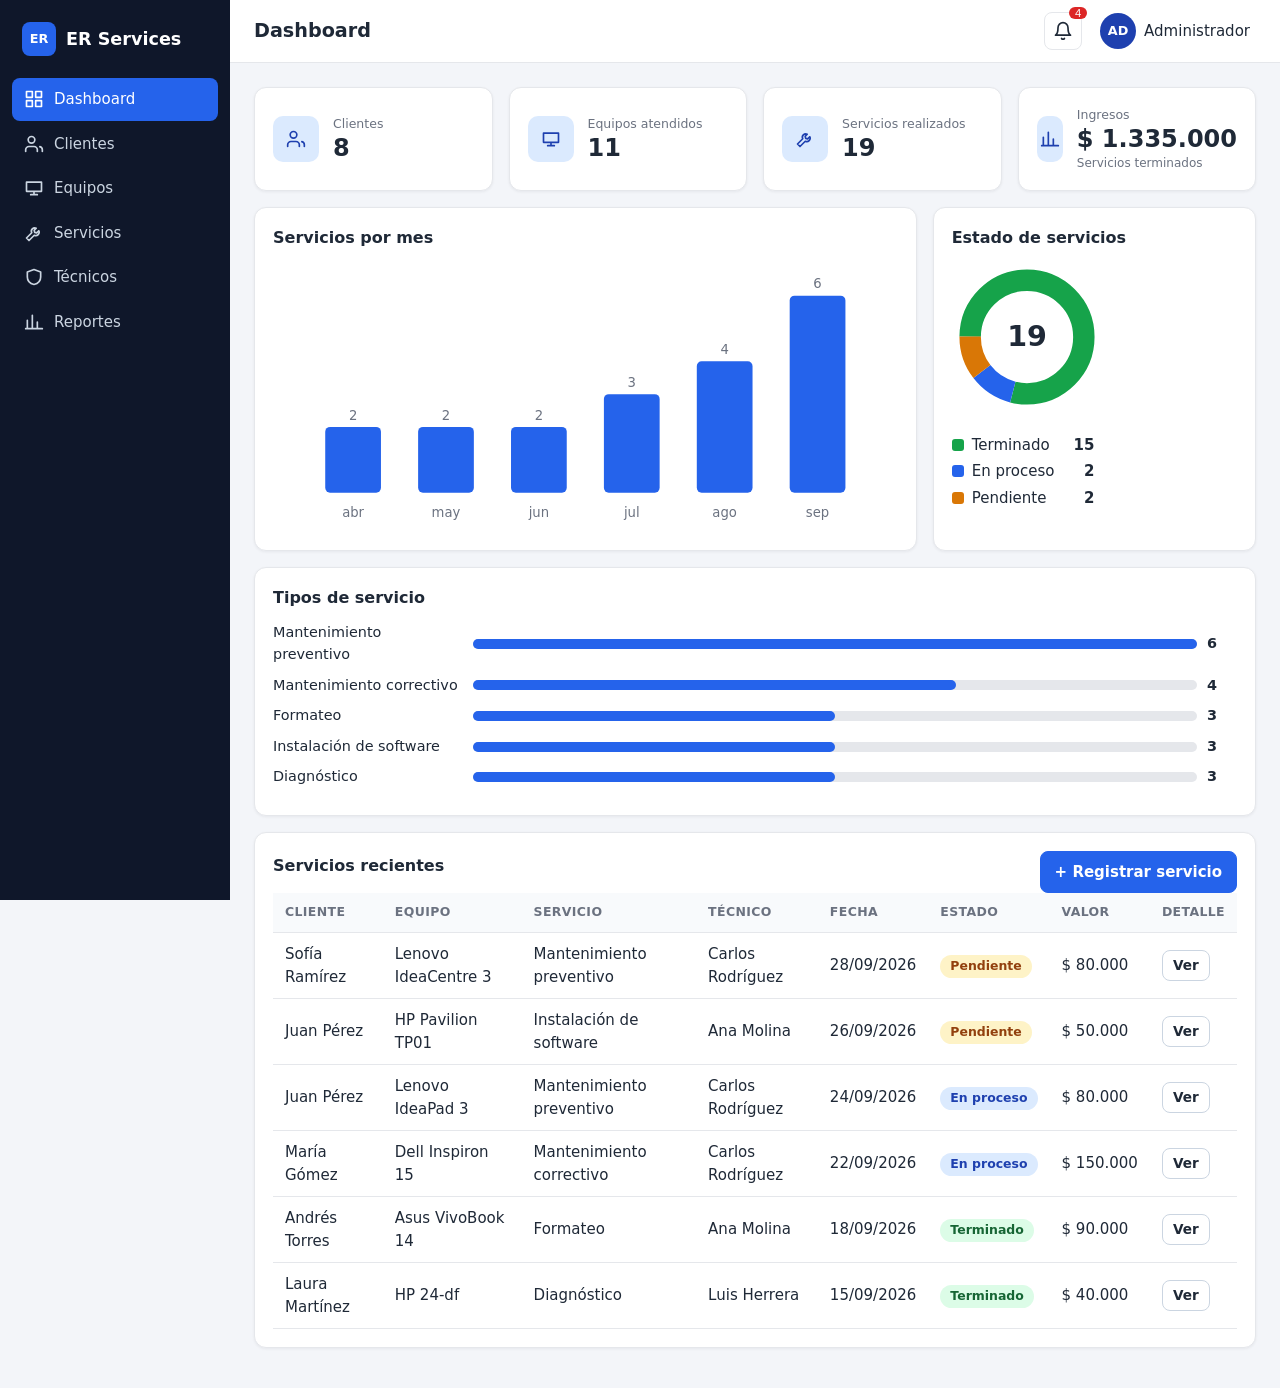
<file: index.html>
<!DOCTYPE html>
<html lang="es">
<head>
<meta charset="UTF-8">
<meta name="viewport" content="width=device-width, initial-scale=1.0">
<title>Dashboard · ER Services</title>
<link rel="stylesheet" href="css/styles.css">
</head>
<body data-page="dashboard">
<div class="layout">
  <aside class="sidebar" id="sidebar"></aside>
  <div class="scrim"></div>
  <div class="main">
    <header class="topbar" id="topbar"></header>
    <main class="content" id="content"></main>
  </div>
</div>
<div id="modal-root"></div>
<div id="toast" role="status"></div>
<script src="js/data.js"></script>
<script src="js/app.js"></script>
<script src="js/dashboard.js"></script>
</body>
</html>
</file>
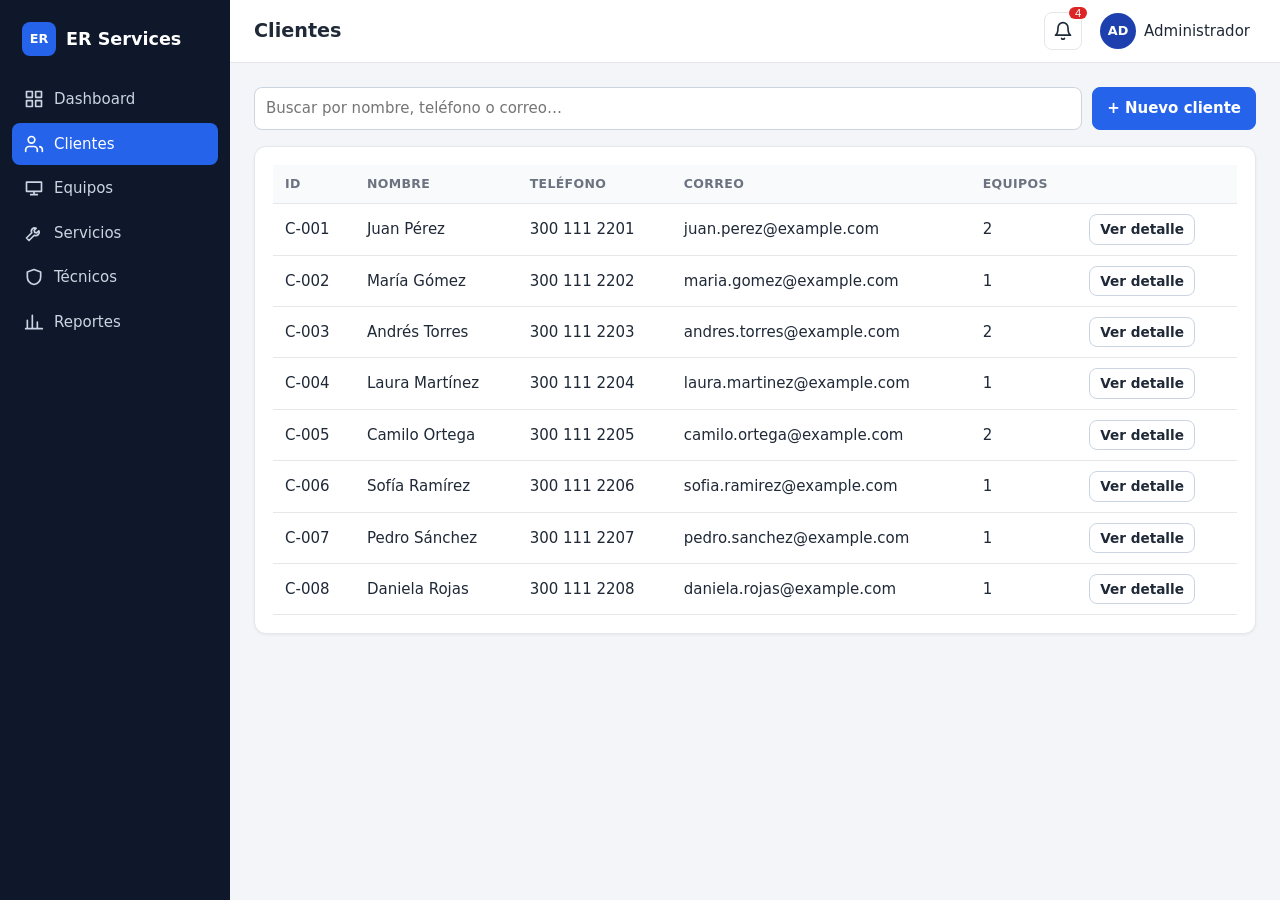
<file: clientes.html>
<!DOCTYPE html>
<html lang="es">
<head>
<meta charset="UTF-8">
<meta name="viewport" content="width=device-width, initial-scale=1.0">
<title>Clientes · ER Services</title>
<link rel="stylesheet" href="css/styles.css">
</head>
<body data-page="clientes">
<div class="layout">
  <aside class="sidebar" id="sidebar"></aside>
  <div class="scrim"></div>
  <div class="main">
    <header class="topbar" id="topbar"></header>
    <main class="content" id="content"></main>
  </div>
</div>
<div id="modal-root"></div>
<div id="toast" role="status"></div>
<script src="js/data.js"></script>
<script src="js/app.js"></script>
<script src="js/clientes.js"></script>
</body>
</html>
</file>
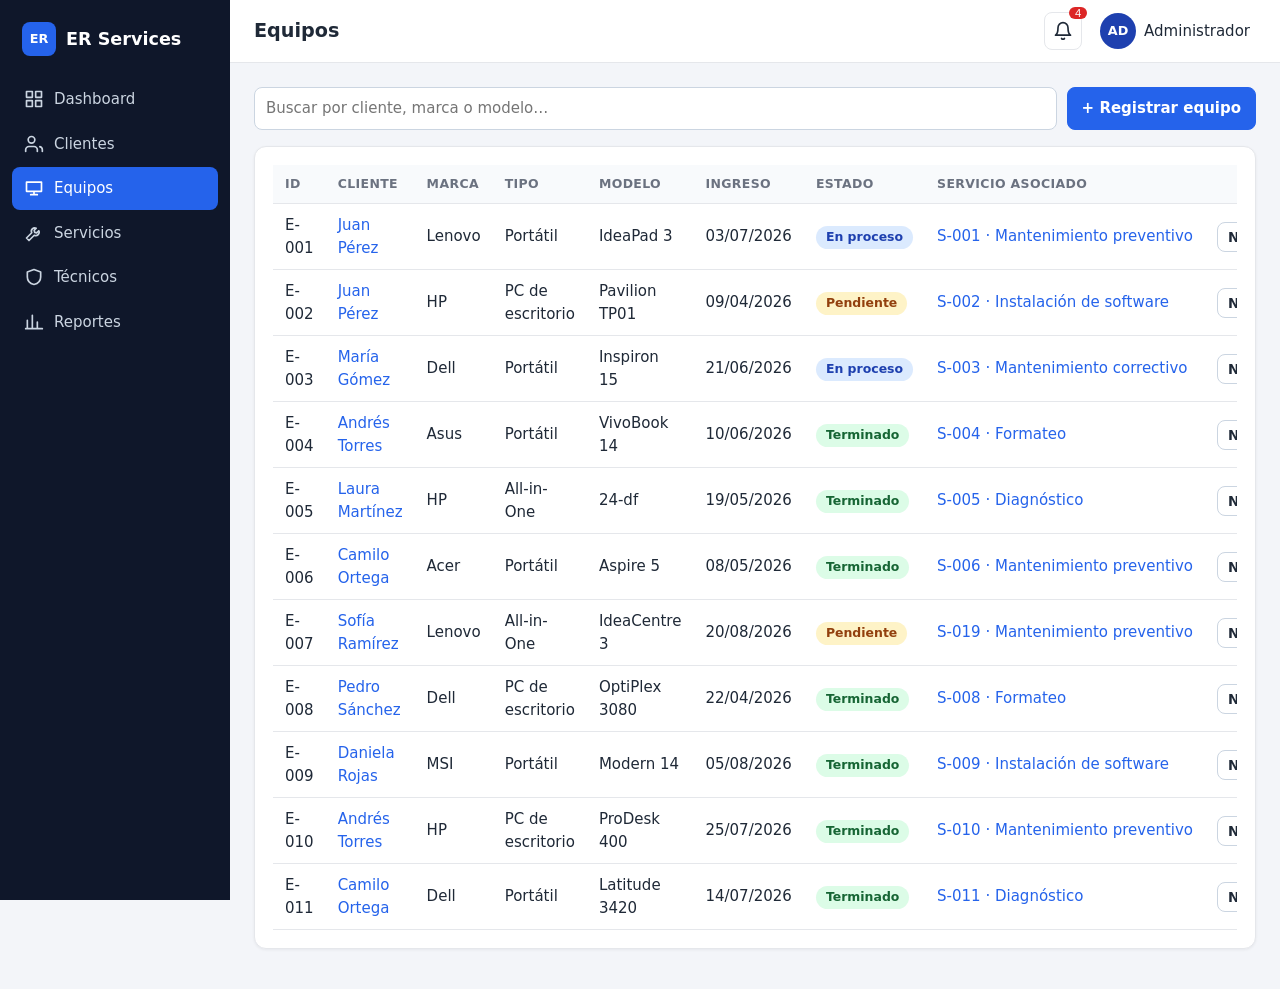
<file: equipos.html>
<!DOCTYPE html>
<html lang="es">
<head>
<meta charset="UTF-8">
<meta name="viewport" content="width=device-width, initial-scale=1.0">
<title>Equipos · ER Services</title>
<link rel="stylesheet" href="css/styles.css">
</head>
<body data-page="equipos">
<div class="layout">
  <aside class="sidebar" id="sidebar"></aside>
  <div class="scrim"></div>
  <div class="main">
    <header class="topbar" id="topbar"></header>
    <main class="content" id="content"></main>
  </div>
</div>
<div id="modal-root"></div>
<div id="toast" role="status"></div>
<script src="js/data.js"></script>
<script src="js/app.js"></script>
<script src="js/equipos.js"></script>
</body>
</html>
</file>
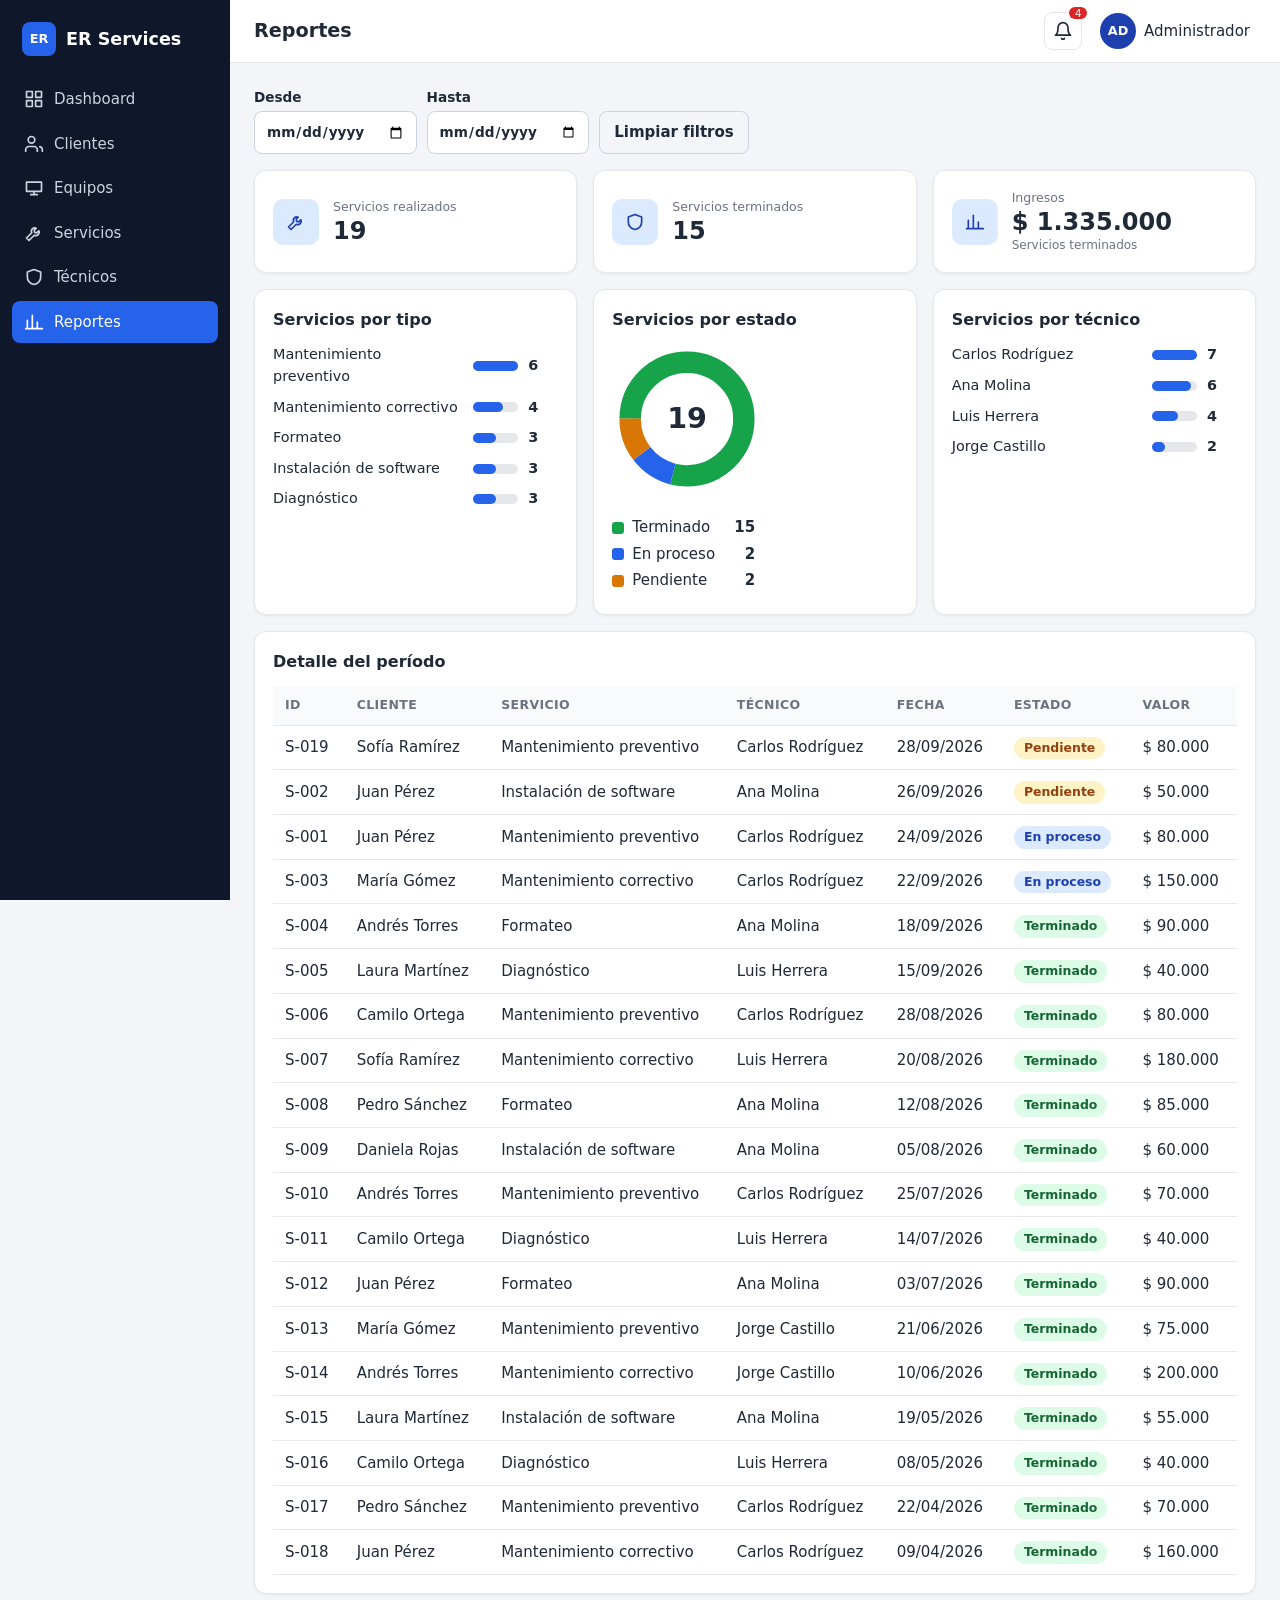
<file: reportes.html>
<!DOCTYPE html>
<html lang="es">
<head>
<meta charset="UTF-8">
<meta name="viewport" content="width=device-width, initial-scale=1.0">
<title>Reportes · ER Services</title>
<link rel="stylesheet" href="css/styles.css">
</head>
<body data-page="reportes">
<div class="layout">
  <aside class="sidebar" id="sidebar"></aside>
  <div class="scrim"></div>
  <div class="main">
    <header class="topbar" id="topbar"></header>
    <main class="content" id="content"></main>
  </div>
</div>
<div id="modal-root"></div>
<div id="toast" role="status"></div>
<script src="js/data.js"></script>
<script src="js/app.js"></script>
<script src="js/reportes.js"></script>
</body>
</html>
</file>
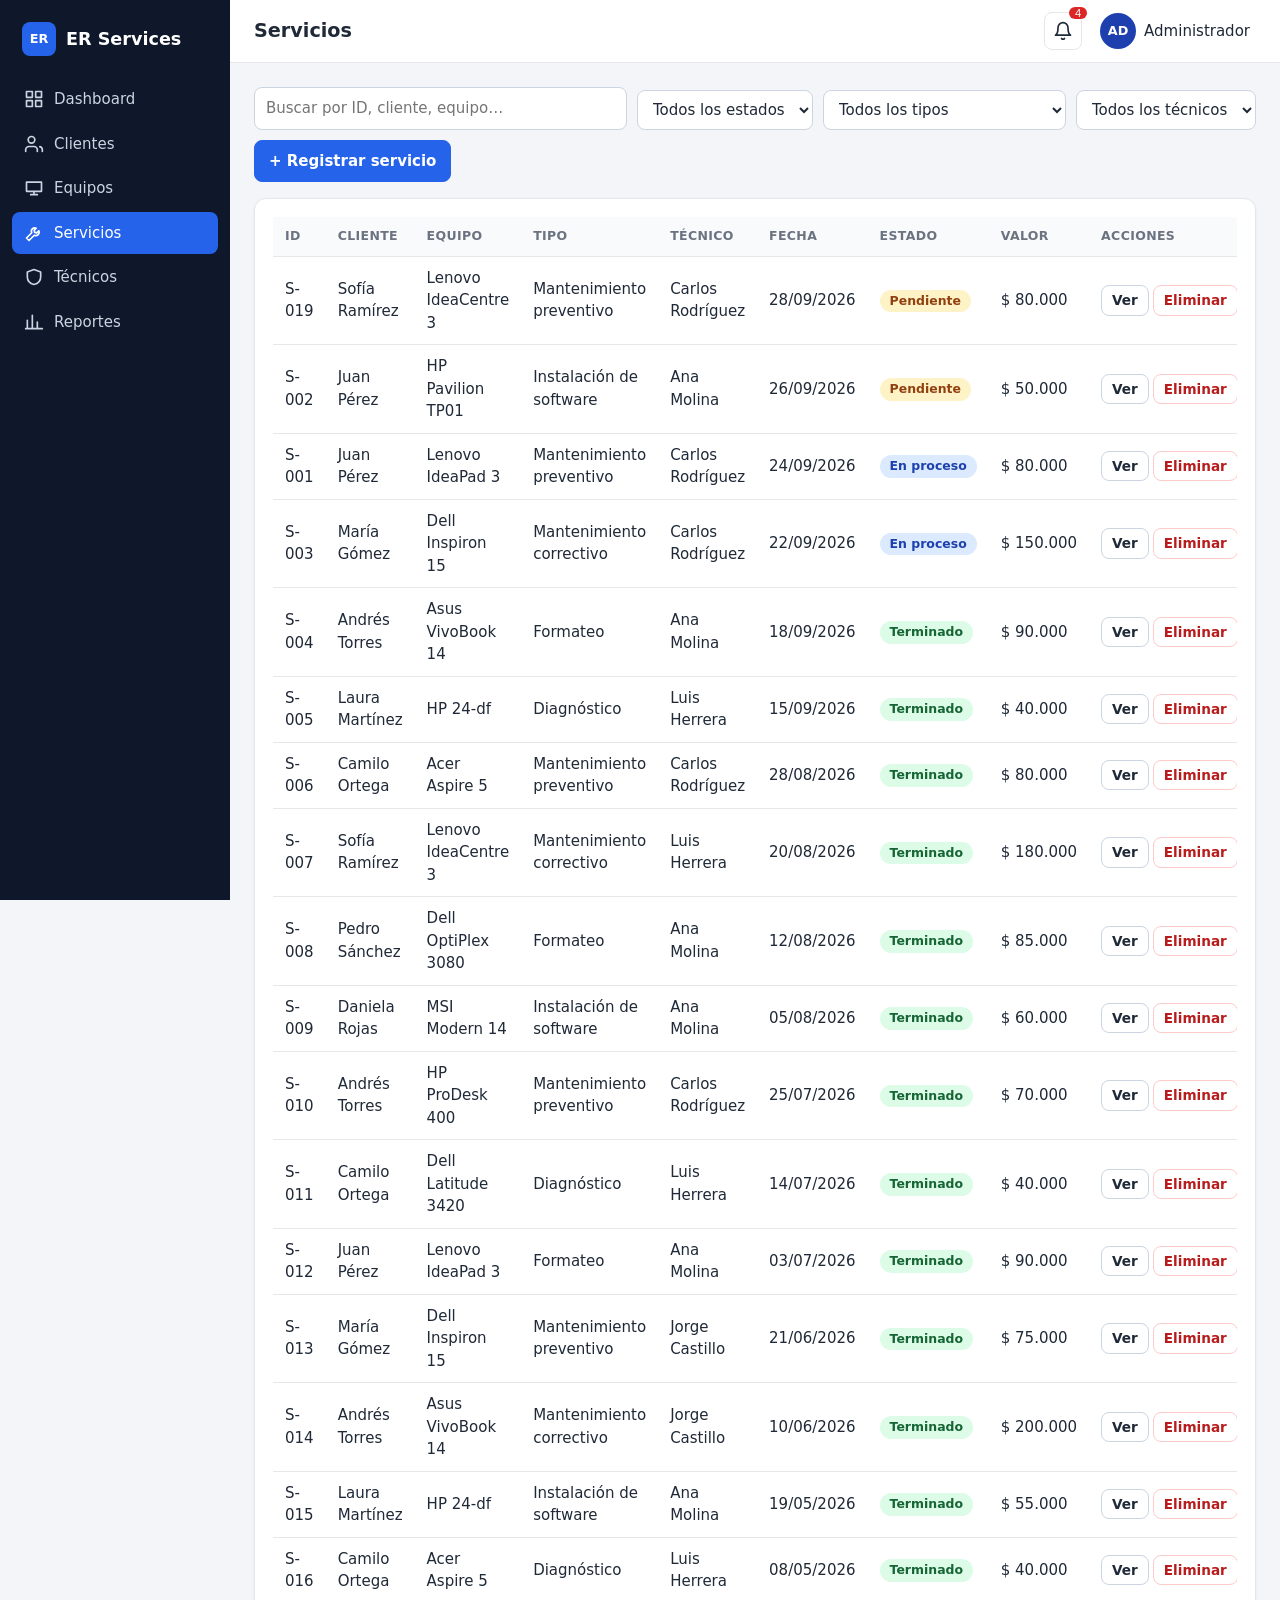
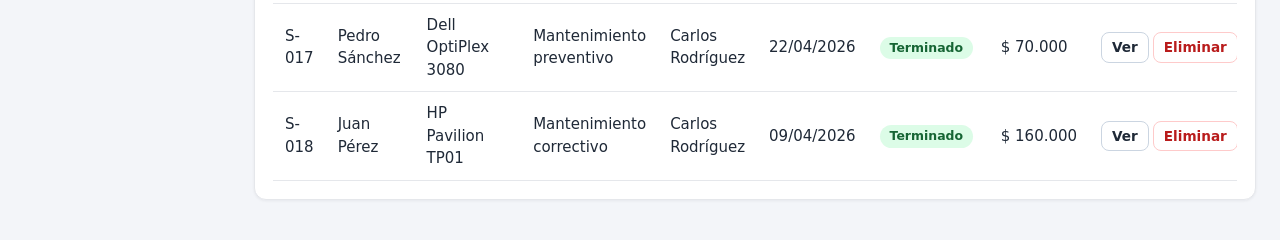
<file: servicios.html>
<!DOCTYPE html>
<html lang="es">
<head>
<meta charset="UTF-8">
<meta name="viewport" content="width=device-width, initial-scale=1.0">
<title>Servicios · ER Services</title>
<link rel="stylesheet" href="css/styles.css">
</head>
<body data-page="servicios">
<div class="layout">
  <aside class="sidebar" id="sidebar"></aside>
  <div class="scrim"></div>
  <div class="main">
    <header class="topbar" id="topbar"></header>
    <main class="content" id="content"></main>
  </div>
</div>
<div id="modal-root"></div>
<div id="toast" role="status"></div>
<script src="js/data.js"></script>
<script src="js/app.js"></script>
<script src="js/servicios.js"></script>
</body>
</html>
</file>
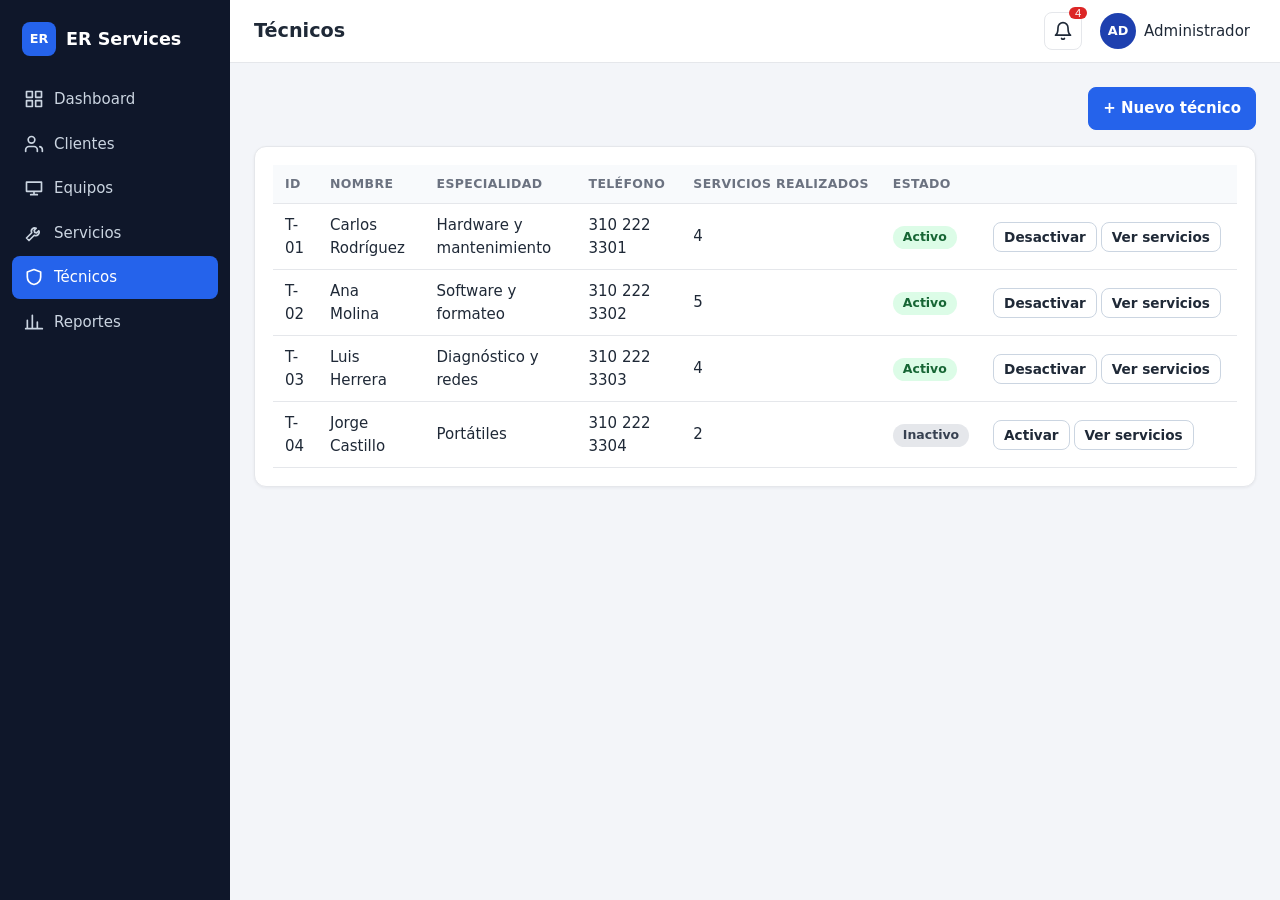
<file: tecnicos.html>
<!DOCTYPE html>
<html lang="es">
<head>
<meta charset="UTF-8">
<meta name="viewport" content="width=device-width, initial-scale=1.0">
<title>Técnicos · ER Services</title>
<link rel="stylesheet" href="css/styles.css">
</head>
<body data-page="tecnicos">
<div class="layout">
  <aside class="sidebar" id="sidebar"></aside>
  <div class="scrim"></div>
  <div class="main">
    <header class="topbar" id="topbar"></header>
    <main class="content" id="content"></main>
  </div>
</div>
<div id="modal-root"></div>
<div id="toast" role="status"></div>
<script src="js/data.js"></script>
<script src="js/app.js"></script>
<script src="js/tecnicos.js"></script>
</body>
</html>
</file>
<file: css/styles.css>
:root{--pri:#1e40af;--pri2:#2563eb;--bg:#f3f5f9;--card:#fff;--tx:#1f2937;--mut:#6b7280;--bd:#e5e7eb;--side:#0f172a;--r:12px}
*{box-sizing:border-box}
body{margin:0;font:15px/1.5 system-ui,-apple-system,"Segoe UI",Roboto,sans-serif;background:var(--bg);color:var(--tx)}
a{color:var(--pri2);text-decoration:none}
:focus-visible{outline:2px solid var(--pri2);outline-offset:2px}
.ic{width:20px;height:20px;flex:none}
.layout{display:flex;min-height:100vh}
.sidebar{width:230px;background:var(--side);color:#cbd5e1;position:fixed;inset:0 auto 0 0;padding:18px 12px;z-index:30;transition:transform .2s}
.brand{display:flex;align-items:center;gap:10px;color:#fff;font-weight:700;font-size:1.1rem;padding:4px 10px 22px}
.logo{background:var(--pri2);border-radius:8px;width:34px;height:34px;display:grid;place-items:center;font-size:.8rem}
.sidebar nav a{display:flex;align-items:center;gap:10px;color:inherit;padding:10px 12px;border-radius:8px;margin-bottom:2px}
.sidebar nav a:hover{background:#1e293b}
.sidebar nav a.active{background:var(--pri2);color:#fff}
.scrim{display:none}
.main{flex:1;margin-left:230px;min-width:0}
.topbar{position:sticky;top:0;z-index:20;background:#fff;border-bottom:1px solid var(--bd);display:flex;align-items:center;gap:12px;padding:12px 24px}
.topbar h1{font-size:1.2rem;margin:0;flex:1}
.icon-btn{position:relative;background:none;border:1px solid var(--bd);border-radius:8px;width:38px;height:38px;display:inline-grid;place-items:center;cursor:pointer;color:var(--tx)}
.menu-btn{display:none}
.dot{position:absolute;top:-6px;right:-6px;background:#dc2626;color:#fff;font-size:.7rem;border-radius:99px;min-width:18px;padding:0 4px;text-align:center}
.user{display:flex;align-items:center;gap:8px;background:none;border:0;cursor:pointer;font:inherit;color:inherit}
.avatar{background:var(--pri);color:#fff;border-radius:50%;width:36px;height:36px;display:grid;place-items:center;font-size:.8rem;font-weight:600}
.content{padding:24px;max-width:1300px}
.grid{display:grid;gap:16px;margin-bottom:16px}
.stats{grid-template-columns:repeat(auto-fit,minmax(200px,1fr))}
.charts{grid-template-columns:repeat(3,1fr)}
.charts .span2{grid-column:span 2}.charts .wide{grid-column:1/-1}
.charts3{grid-template-columns:repeat(3,1fr)}
.card{background:var(--card);border:1px solid var(--bd);border-radius:var(--r);padding:18px;box-shadow:0 1px 3px rgba(15,23,42,.06);margin-bottom:16px;min-width:0}
.grid .card{margin:0}
.card h2{font-size:1rem;margin:0 0 12px}.card h3{font-size:.95rem;margin:18px 0 8px}
.card-head{display:flex;justify-content:space-between;align-items:center;gap:8px;flex-wrap:wrap}
.card-head h2 small{color:var(--mut);font-weight:400}
.stat{display:flex;gap:14px;align-items:center}
.stat-ic{background:#dbeafe;color:var(--pri);border-radius:10px;width:46px;height:46px;display:grid;place-items:center}
.stat small{color:var(--mut);display:block}.stat strong{font-size:1.5rem;line-height:1.2}.stat em{display:block;font-size:.75rem;color:var(--mut);font-style:normal}
.toolbar{display:flex;gap:10px;flex-wrap:wrap;align-items:end;margin-bottom:16px}
.toolbar input[type=search]{flex:1;min-width:200px}
input,select,textarea{font:inherit;padding:9px 11px;border:1px solid #cbd5e1;border-radius:8px;background:#fff;width:100%;color:var(--tx)}
.toolbar input,.toolbar select{width:auto}
.btn{display:inline-block;font:inherit;font-weight:600;padding:9px 14px;border-radius:8px;border:1px solid #cbd5e1;background:#fff;color:var(--tx);cursor:pointer}
.btn:hover{background:#f1f5f9}
.btn.primary{background:var(--pri2);border-color:var(--pri2);color:#fff}.btn.primary:hover{background:var(--pri)}
.btn.danger{color:#b91c1c;border-color:#fecaca}.btn.ghost{background:transparent}
.btn.sm{padding:4px 10px;font-size:.85rem}
.link{background:none;border:0;color:var(--pri2);cursor:pointer;font:inherit;padding:0;text-align:left}
.table-wrap{overflow-x:auto}
table{width:100%;border-collapse:collapse;min-width:640px}
th,td{padding:10px 12px;text-align:left;border-bottom:1px solid var(--bd)}
th,.badge,td:last-child,td:nth-last-child(2){white-space:nowrap}
th{font-size:.78rem;text-transform:uppercase;letter-spacing:.03em;color:var(--mut);background:#f8fafc}
tbody tr:hover{background:#f8fafc}
td:last-child .btn{margin-right:4px}
.empty,.muted,.hint{color:var(--mut)}
.badge{display:inline-block;padding:2px 10px;border-radius:99px;font-size:.78rem;font-weight:600}
.b-terminado,.b-activo{background:#dcfce7;color:#166534}
.b-en-proceso{background:#dbeafe;color:#1e40af}
.b-pendiente{background:#fef3c7;color:#92400e}
.b-inactivo,.b-sin-servicio{background:#e5e7eb;color:#374151}
.chip{background:#dbeafe;color:var(--pri);padding:6px 12px;border-radius:8px;margin:0 0 12px}
.chart{width:100%;height:auto}.chart .bar{fill:var(--pri2)}.chart .lbl{font-size:11px;fill:var(--mut)}
.donut{display:flex;align-items:center;gap:18px;flex-wrap:wrap}
.donut svg{width:150px;transform:rotate(-90deg)}.donut .tot{transform:rotate(90deg);transform-origin:21px 21px;font-size:8px;font-weight:700;fill:var(--tx)}
.legend{list-style:none;margin:0;padding:0}.legend li{display:flex;align-items:center;gap:8px;margin:4px 0}
.legend i{width:12px;height:12px;border-radius:3px}.legend b{margin-left:auto;padding-left:16px}
.hbar{display:grid;grid-template-columns:minmax(120px,190px) 1fr 30px;gap:10px;align-items:center;margin:9px 0;font-size:.9rem}
.track{background:#e5e7eb;border-radius:99px;height:10px}.fill{background:var(--pri2);height:100%;border-radius:99px}
.overlay{position:fixed;inset:0;background:rgba(15,23,42,.5);display:grid;place-items:center;padding:16px;z-index:50}
.modal{background:#fff;border-radius:var(--r);width:100%;max-width:560px;max-height:92vh;overflow:auto}
.modal header{display:flex;justify-content:space-between;align-items:center;padding:16px 20px;border-bottom:1px solid var(--bd)}
.modal h2{margin:0;font-size:1.1rem}.modal-body{padding:20px}
.form-grid{display:grid;grid-template-columns:1fr 1fr;gap:14px}
.fld{display:flex;flex-direction:column;gap:4px;font-size:.85rem;font-weight:600}
.fld.full,.form-actions,.hint{grid-column:1/-1}
.form-actions,.actions{display:flex;justify-content:flex-end;gap:10px;align-items:end}
.detail{display:grid;grid-template-columns:140px 1fr;gap:8px 12px;margin:0 0 16px}.detail dt{color:var(--mut)}.detail dd{margin:0}
.notes{list-style:none;padding:0;margin:0}.notes li{display:flex;justify-content:space-between;align-items:center;gap:8px;padding:8px 0;border-bottom:1px solid var(--bd)}
#toast{position:fixed;bottom:20px;right:20px;background:#166534;color:#fff;padding:12px 18px;border-radius:8px;opacity:0;transform:translateY(10px);transition:.25s;pointer-events:none;z-index:60}
#toast.show{opacity:1;transform:none}
@media(max-width:900px){
 .sidebar{transform:translateX(-100%)}
 .nav-open .sidebar{transform:none}
 .nav-open .scrim{display:block;position:fixed;inset:0;background:rgba(15,23,42,.5);z-index:25}
 .main{margin-left:0}.menu-btn{display:inline-grid}
 .charts,.charts3{grid-template-columns:1fr}.charts .span2{grid-column:auto}
 .content{padding:16px}.topbar{padding:10px 16px}
}
@media(max-width:560px){.form-grid{grid-template-columns:1fr}.uname{display:none}.detail{grid-template-columns:1fr}.hbar{grid-template-columns:100px 1fr 26px}}
</file>
